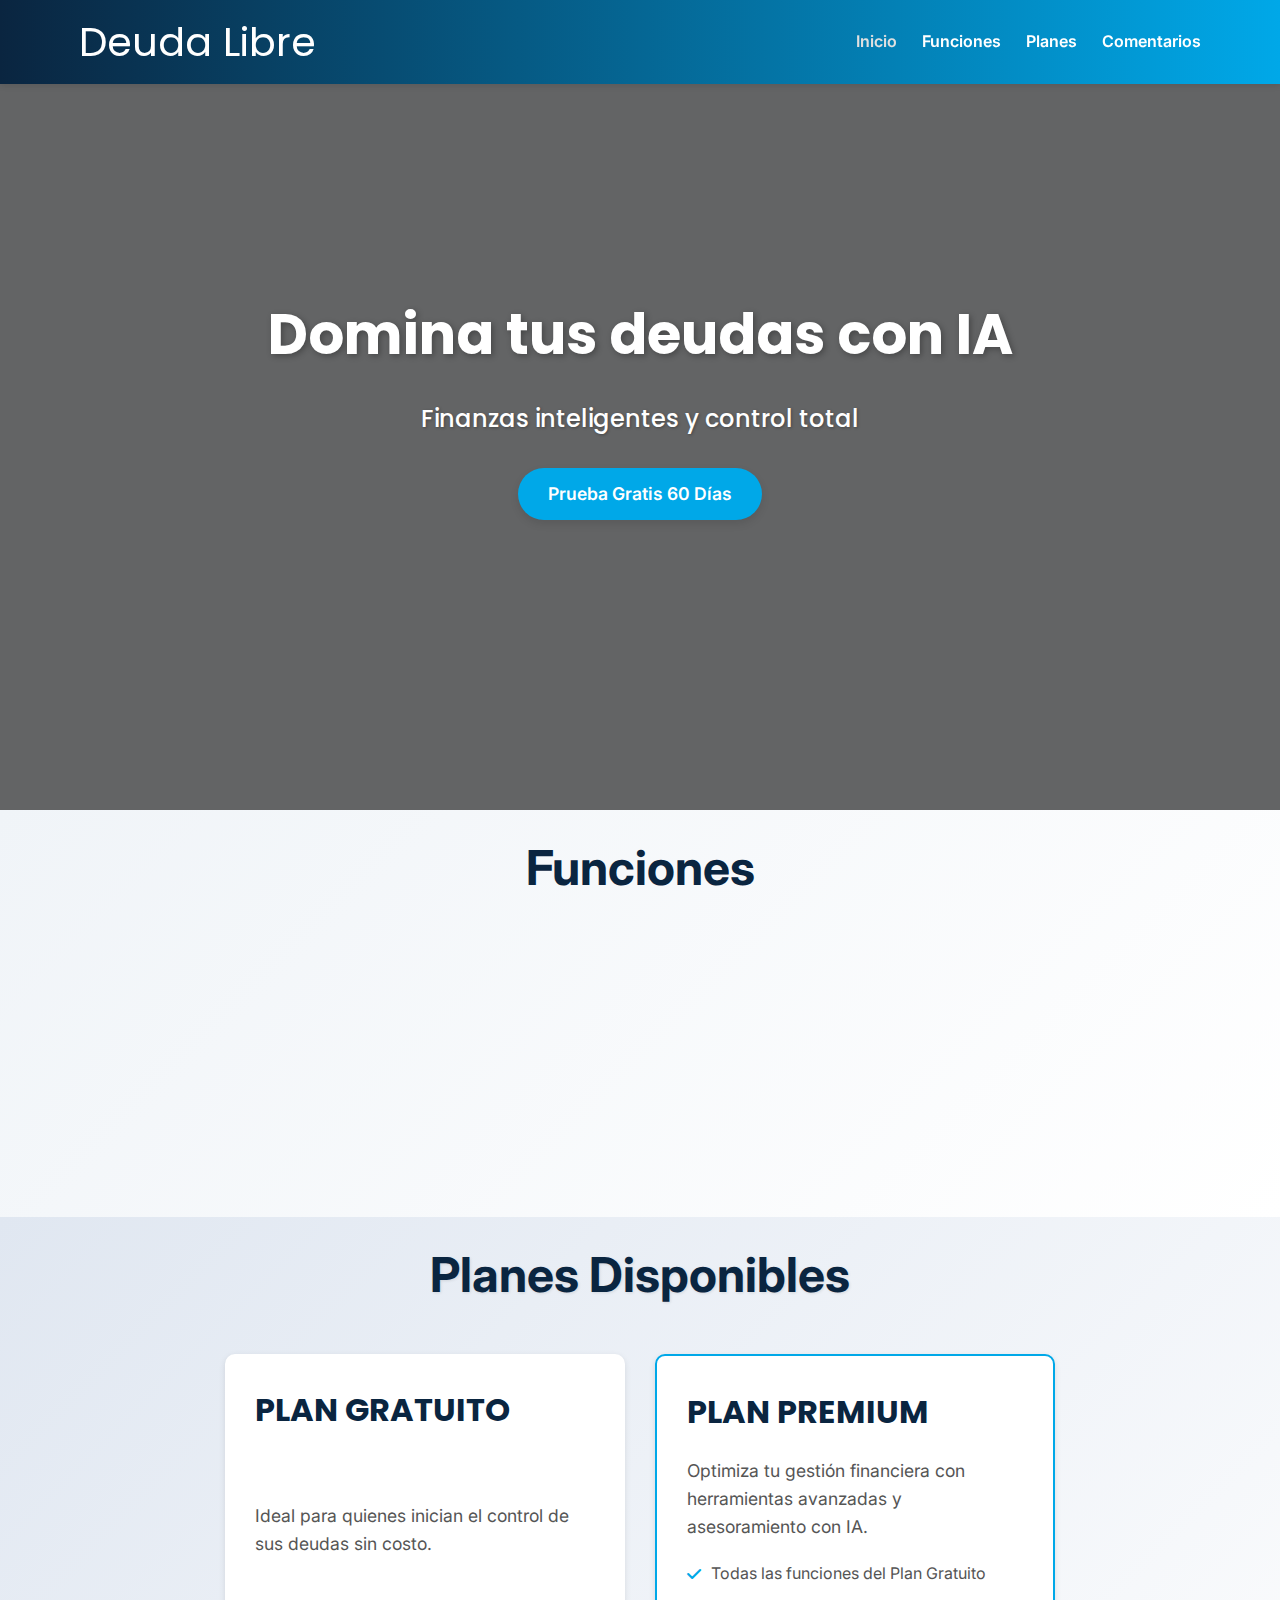
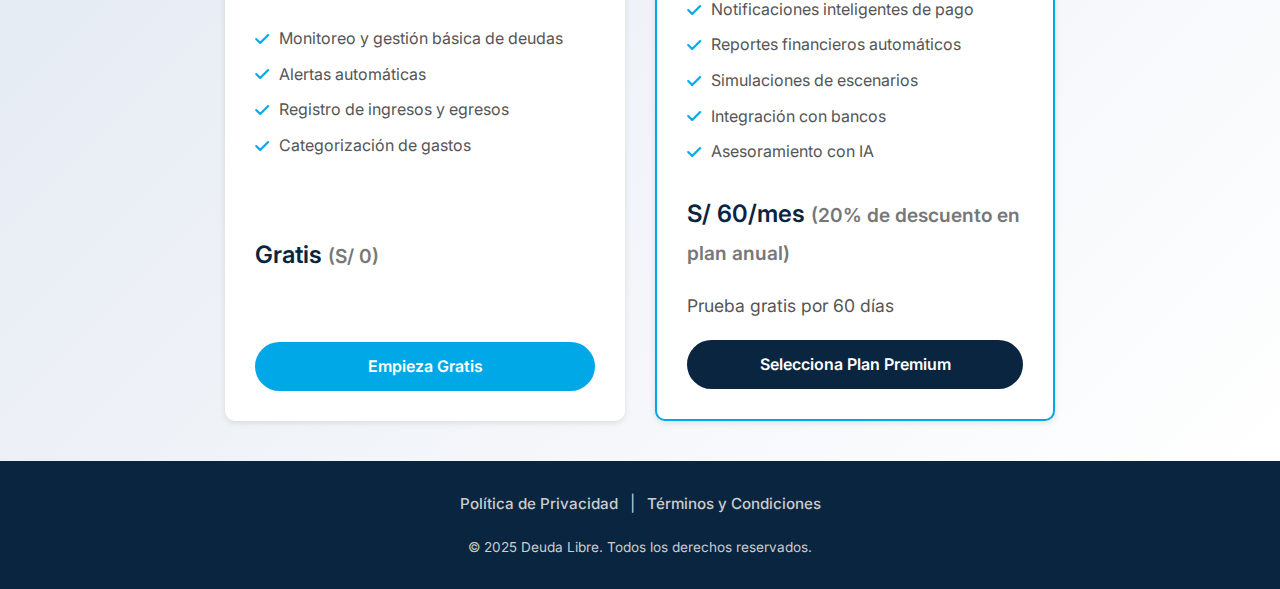
<file: index.html>
<!DOCTYPE html>
<html lang="es">
<head>
  <meta charset="UTF-8">
  <meta name="viewport" content="width=device-width, initial-scale=1">
  <title>Deuda Libre - Software Financiero Corporativo</title>
  <link rel="stylesheet" href="style.css">
  <!-- Google Fonts: Inter para el cuerpo y Poppins para encabezados especiales -->
  <link href="https://fonts.googleapis.com/css2?family=Inter:wght@400;600;700&family=Poppins:wght@700&display=swap" rel="stylesheet">
  <!-- Font Awesome para iconografía profesional -->
  <link rel="stylesheet" href="https://cdnjs.cloudflare.com/ajax/libs/font-awesome/6.4.0/css/all.min.css">
</head>
<body>
  <!-- Header -->
  <header id="main-header">
    <div class="container header-container">
      <div class="logo">
        <span>Deuda Libre</span>
      </div>
      <nav>
        <ul class="nav-links">
          <li><a href="#hero" class="active">Inicio</a></li>
          <li><a href="#features">Funciones</a></li>
          <li><a href="#plans">Planes</a></li>
          <!-- Enlace actualizado: testimonios pasa a Comentarios -->
          <li><a href="comentarios.html">Comentarios</a></li>
        </ul>
      </nav>
      <button class="menu-toggle" id="menu-toggle" aria-label="Abrir menú">
        <i class="fa-solid fa-bars"></i>
      </button>
    </div>
  </header>

  <!-- Hero Section -->
  <section id="hero" class="hero">
    <div class="hero-overlay"></div>
    <div class="container hero-content">
      <div class="hero-text">
        <!-- Se aplica la clase "hero-special" para usar la fuente Poppins -->
        <h1 class="hero-special">Domina tus deudas con IA</h1>
        <p class="hero-special">Finanzas inteligentes y control total</p>
        <!-- Botón modificado: redirige a registro.html?plan=gratuito -->
        <a href="registro.html?plan=gratuito" class="cta-button">Prueba Gratis 60 Días</a>
      </div>
    </div>
  </section>

  <!-- Sección de Funciones (Carrusel Horizontal Continuo) -->
  <section id="features" class="features">
    <div class="container">
      <h2>Funciones</h2>
      <!-- Panel del carrusel ajustado a la altura exacta del contenido -->
      <div class="features-scroll">
        <div class="features-grid">
          <div class="feature-item fade-in">
            <i class="fa-solid fa-chart-line feature-icon"></i>
            <h3>Monitoreo de Deudas</h3>
          </div>
          <div class="feature-item fade-in">
            <i class="fa-solid fa-calculator feature-icon"></i>
            <h3>Simulaciones</h3>
          </div>
          <div class="feature-item fade-in">
            <i class="fa-solid fa-bell feature-icon"></i>
            <h3>Alertas<br>Automáticas</h3>
          </div>
          <div class="feature-item fade-in">
            <i class="fa-solid fa-university feature-icon"></i>
            <h3>Integración Bancaria</h3>
          </div>
          <div class="feature-item fade-in">
            <i class="fa-solid fa-chart-pie feature-icon"></i>
            <h3>Reportes Financieros</h3>
          </div>
        </div>
      </div>
    </div>
  </section>

  <!-- Sección de Planes -->
  <section id="plans" class="plans">
    <div class="container">
      <h2>Planes Disponibles</h2>
      <div class="plans-cards">
        <!-- Plan Gratuito -->
        <div class="plan-card free-plan">
          <h3 class="special">Plan Gratuito</h3>
          <p>Ideal para quienes inician el control de sus deudas sin costo.</p>
          <ul class="plan-features">
            <li><i class="fa-solid fa-check"></i> Monitoreo y gestión básica de deudas</li>
            <li><i class="fa-solid fa-check"></i> Alertas automáticas</li>
            <li><i class="fa-solid fa-check"></i> Registro de ingresos y egresos</li>
            <li><i class="fa-solid fa-check"></i> Categorización de gastos</li>
          </ul>
          <div class="plan-price">
            <span>Gratis</span> <small>(S/ 0)</small>
          </div>
          <!-- Botón modificado: redirige a registro.html?plan=gratuito -->
          <a href="registro.html?plan=gratuito" class="plan-btn">Empieza Gratis</a>
        </div>
        <!-- Plan Premium -->
        <div class="plan-card premium-plan">
          <h3 class="special">Plan Premium</h3>
          <p>Optimiza tu gestión financiera con herramientas avanzadas y asesoramiento con IA.</p>
          <ul class="plan-features">
            <li><i class="fa-solid fa-check"></i> Todas las funciones del Plan Gratuito</li>
            <li><i class="fa-solid fa-check"></i> Notificaciones inteligentes de pago</li>
            <li><i class="fa-solid fa-check"></i> Reportes financieros automáticos</li>
            <li><i class="fa-solid fa-check"></i> Simulaciones de escenarios</li>
            <li><i class="fa-solid fa-check"></i> Integración con bancos</li>
            <li><i class="fa-solid fa-check"></i> Asesoramiento con IA</li>
          </ul>
          <div class="plan-price">
            <span>S/ 60/mes</span> <small>(20% de descuento en plan anual)</small>
          </div>
          <p class="plan-offer">Prueba gratis por 60 días</p>
          <!-- Botón modificado: redirige a registro.html?plan=premium -->
          <a href="registro.html?plan=premium" class="plan-btn premium">Selecciona Plan Premium</a>
        </div>
      </div>
    </div>
  </section>

  <!-- Footer -->
  <footer id="footer">
    <div class="container footer-container">
      <div class="footer-links">
        <a href="#privacy">Política de Privacidad</a> |
        <a href="#terms">Términos y Condiciones</a>
      </div>
      <p class="copyright">
        &copy; 2025 Deuda Libre. Todos los derechos reservados.
      </p>
    </div>
  </footer>

  <script src="script.js"></script>
</body>
</html>
</file>
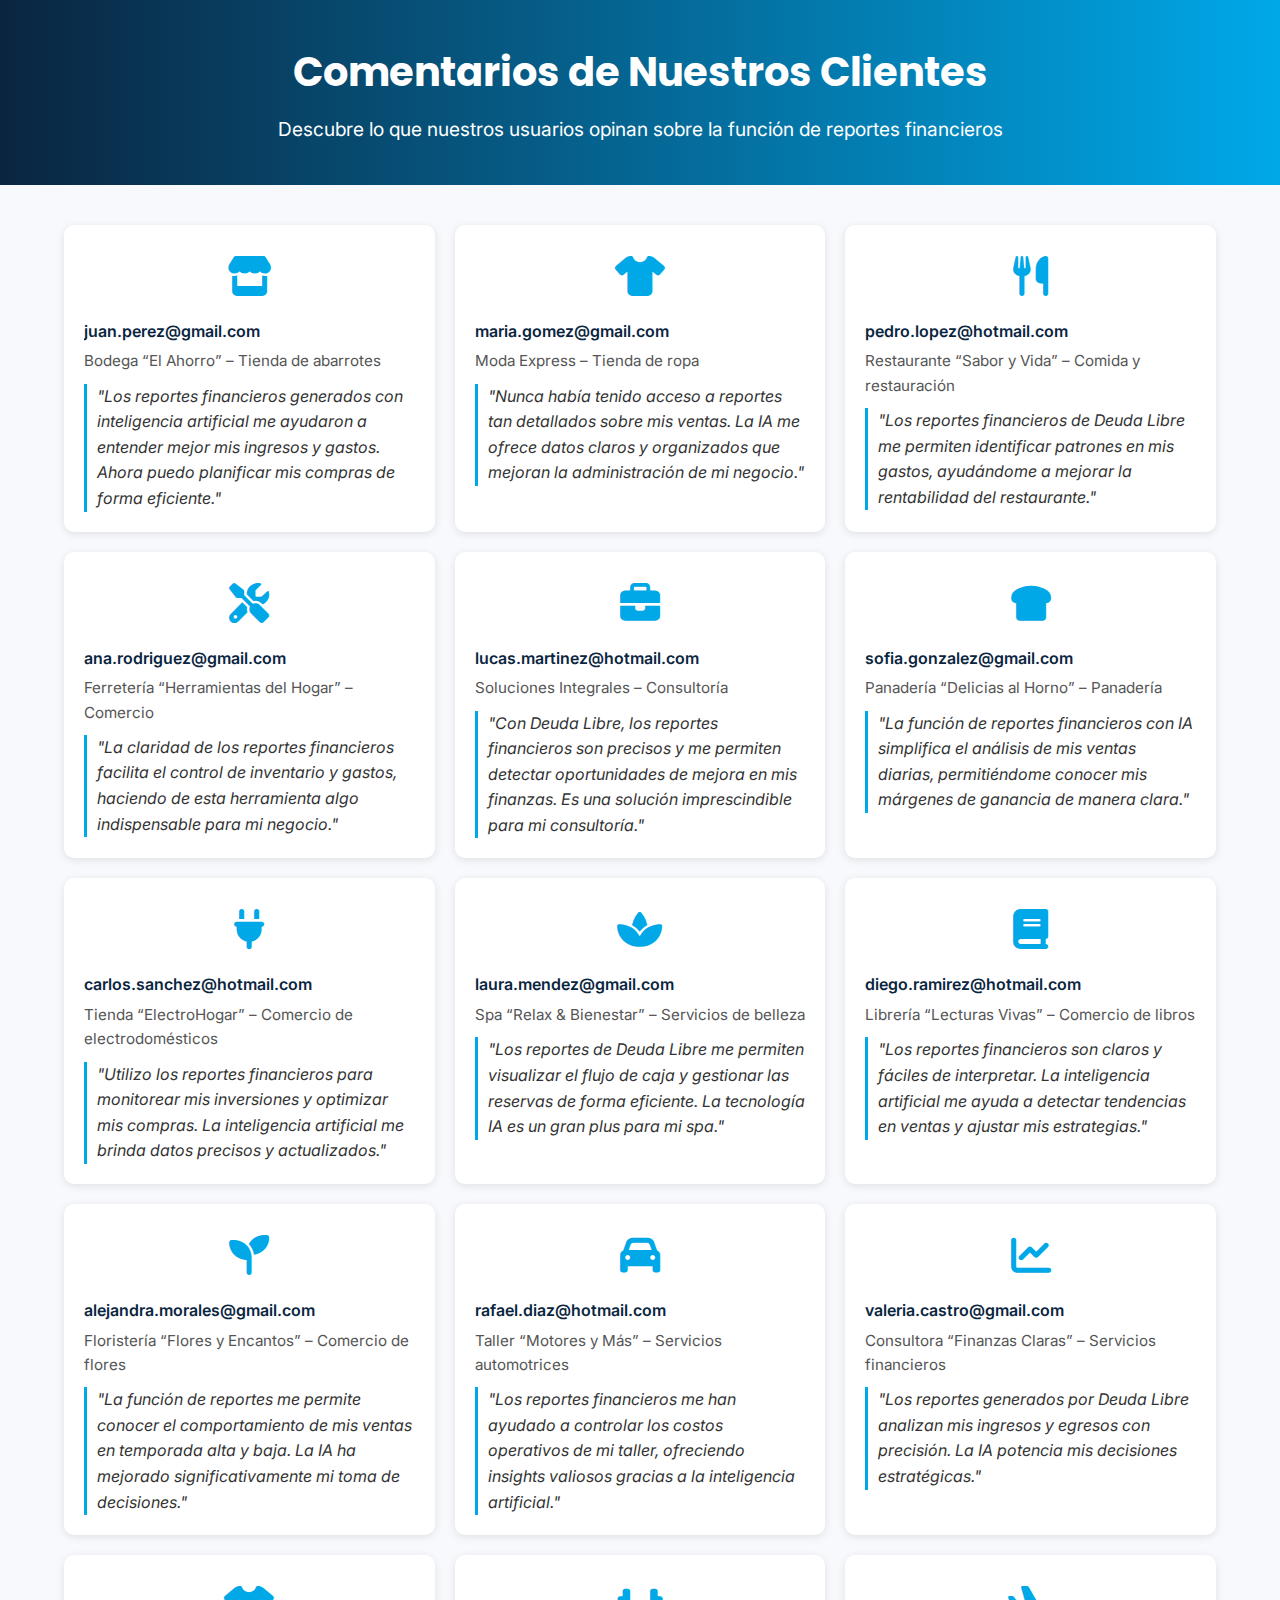
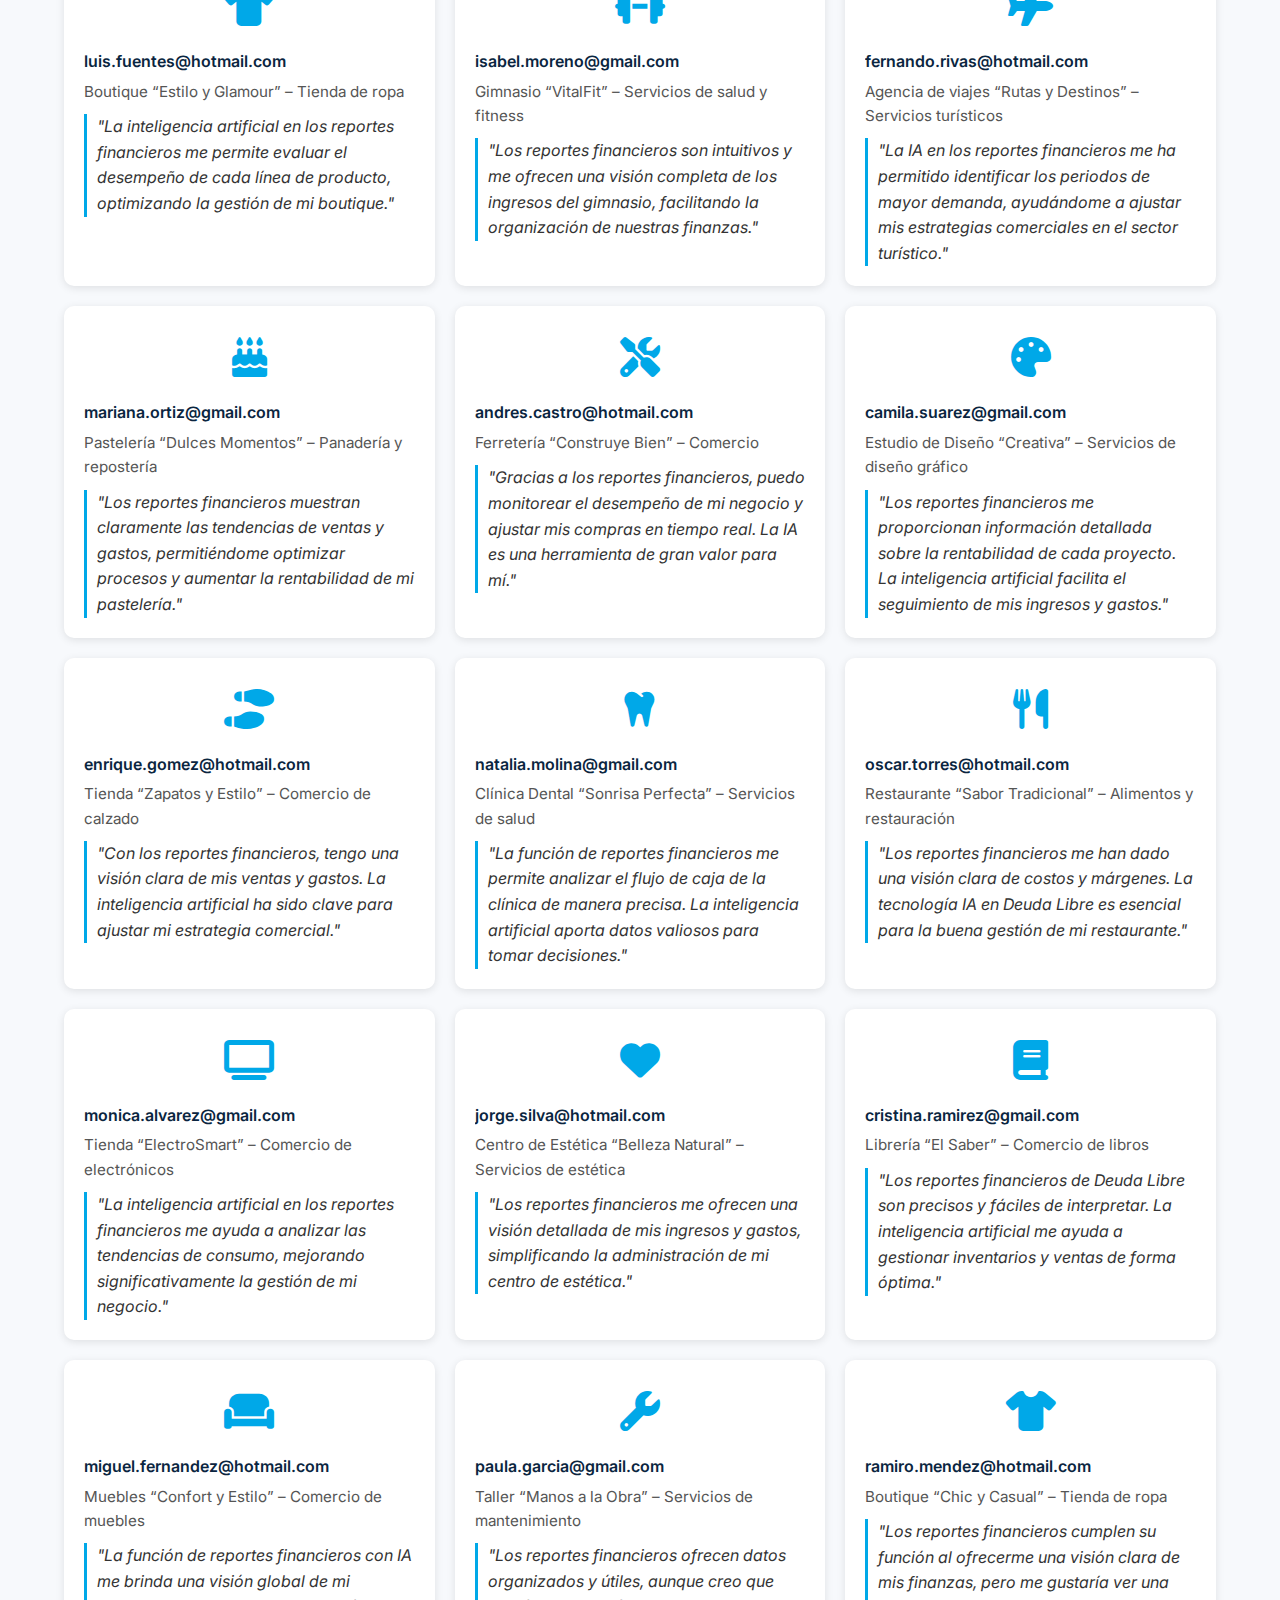
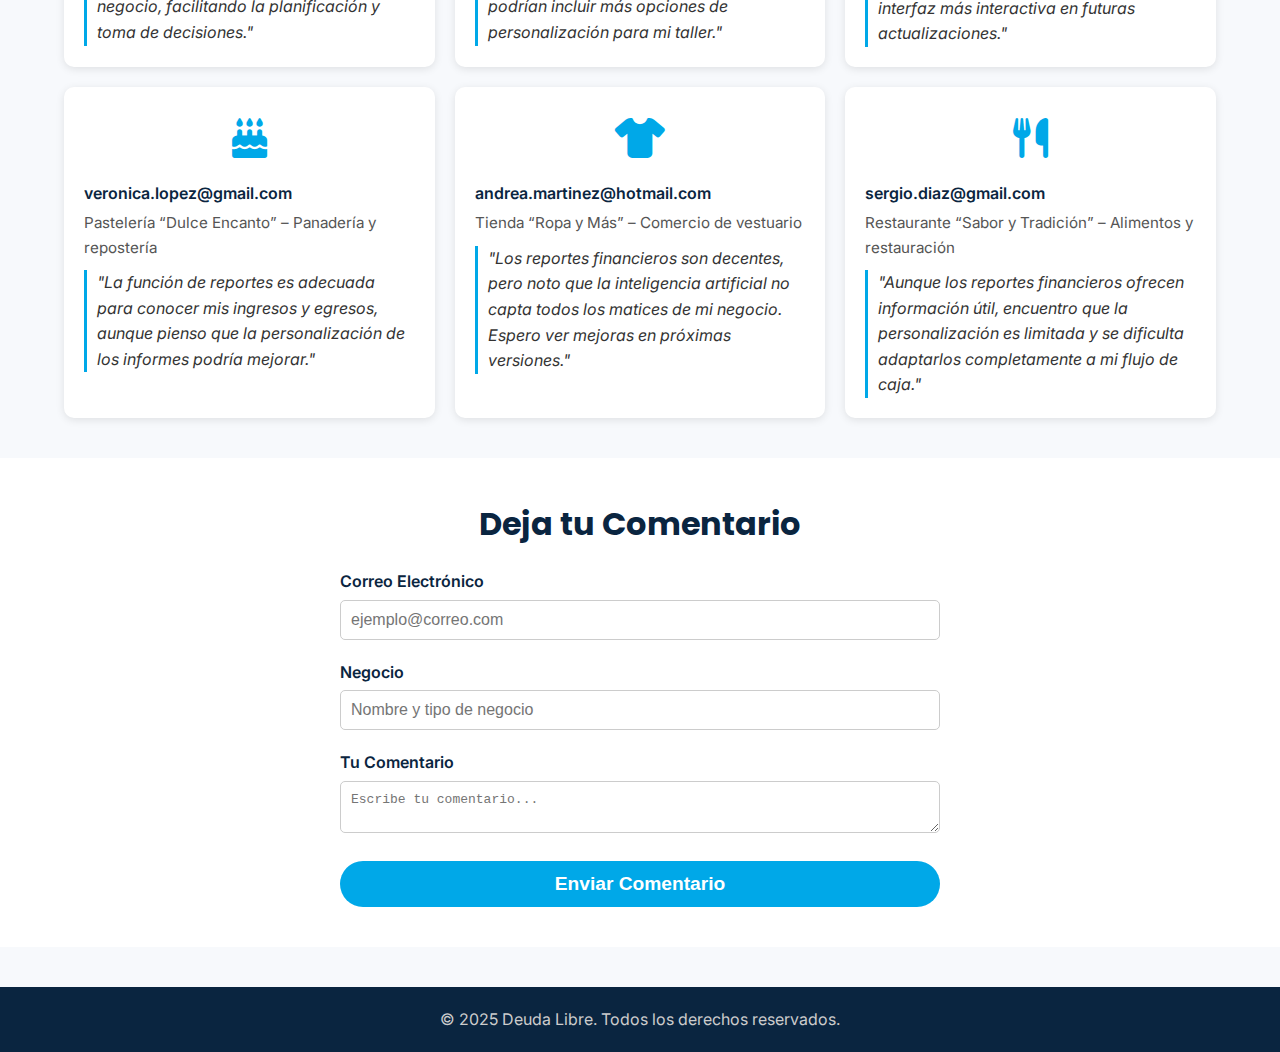
<file: comentarios.html>
<!DOCTYPE html>
<html lang="es">
<head>
  <meta charset="UTF-8">
  <meta name="viewport" content="width=device-width, initial-scale=1">
  <title>Comentarios - Deuda Libre</title>
  <!-- Google Fonts: Inter y Poppins -->
  <link href="https://fonts.googleapis.com/css2?family=Inter:wght@400;600;700&family=Poppins:wght@700&display=swap" rel="stylesheet">
  <!-- Font Awesome -->
  <link rel="stylesheet" href="https://cdnjs.cloudflare.com/ajax/libs/font-awesome/6.4.0/css/all.min.css">
  <!-- Archivo CSS para Comentarios -->
  <link rel="stylesheet" href="comentarios.css">
</head>
<body>
  <!-- Header de Comentarios -->
  <header class="comentarios-header">
    <div class="container">
      <h1>Comentarios de Nuestros Clientes</h1>
      <p>Descubre lo que nuestros usuarios opinan sobre la función de reportes financieros</p>
    </div>
  </header>
  
  <main>
    <!-- Sección: Listado de Comentarios -->
    <section class="comentarios-listado">
      <div class="container">
        <div class="comentarios-grid">
          <!-- Comentario 1 -->
          <div class="comentario-card">
            <div class="comentario-icon">
              <i class="fa-solid fa-store"></i>
            </div>
            <div class="comentario-content">
              <p class="comentario-email">juan.perez@gmail.com</p>
              <p class="comentario-business">Bodega “El Ahorro” – Tienda de abarrotes</p>
              <blockquote>"Los reportes financieros generados con inteligencia artificial me ayudaron a entender mejor mis ingresos y gastos. Ahora puedo planificar mis compras de forma eficiente."</blockquote>
            </div>
          </div>
          <!-- Comentario 2 -->
          <div class="comentario-card">
            <div class="comentario-icon">
              <i class="fa-solid fa-tshirt"></i>
            </div>
            <div class="comentario-content">
              <p class="comentario-email">maria.gomez@gmail.com</p>
              <p class="comentario-business">Moda Express – Tienda de ropa</p>
              <blockquote>"Nunca había tenido acceso a reportes tan detallados sobre mis ventas. La IA me ofrece datos claros y organizados que mejoran la administración de mi negocio."</blockquote>
            </div>
          </div>
          <!-- Comentario 3 -->
          <div class="comentario-card">
            <div class="comentario-icon">
              <i class="fa-solid fa-utensils"></i>
            </div>
            <div class="comentario-content">
              <p class="comentario-email">pedro.lopez@hotmail.com</p>
              <p class="comentario-business">Restaurante “Sabor y Vida” – Comida y restauración</p>
              <blockquote>"Los reportes financieros de Deuda Libre me permiten identificar patrones en mis gastos, ayudándome a mejorar la rentabilidad del restaurante."</blockquote>
            </div>
          </div>
          <!-- Comentario 4 -->
          <div class="comentario-card">
            <div class="comentario-icon">
              <i class="fa-solid fa-tools"></i>
            </div>
            <div class="comentario-content">
              <p class="comentario-email">ana.rodriguez@gmail.com</p>
              <p class="comentario-business">Ferretería “Herramientas del Hogar” – Comercio</p>
              <blockquote>"La claridad de los reportes financieros facilita el control de inventario y gastos, haciendo de esta herramienta algo indispensable para mi negocio."</blockquote>
            </div>
          </div>
          <!-- Comentario 5 -->
          <div class="comentario-card">
            <div class="comentario-icon">
              <i class="fa-solid fa-briefcase"></i>
            </div>
            <div class="comentario-content">
              <p class="comentario-email">lucas.martinez@hotmail.com</p>
              <p class="comentario-business">Soluciones Integrales – Consultoría</p>
              <blockquote>"Con Deuda Libre, los reportes financieros son precisos y me permiten detectar oportunidades de mejora en mis finanzas. Es una solución imprescindible para mi consultoría."</blockquote>
            </div>
          </div>
          <!-- Comentario 6 -->
          <div class="comentario-card">
            <div class="comentario-icon">
              <i class="fa-solid fa-bread-slice"></i>
            </div>
            <div class="comentario-content">
              <p class="comentario-email">sofia.gonzalez@gmail.com</p>
              <p class="comentario-business">Panadería “Delicias al Horno” – Panadería</p>
              <blockquote>"La función de reportes financieros con IA simplifica el análisis de mis ventas diarias, permitiéndome conocer mis márgenes de ganancia de manera clara."</blockquote>
            </div>
          </div>
          <!-- Comentario 7 -->
          <div class="comentario-card">
            <div class="comentario-icon">
              <i class="fa-solid fa-plug"></i>
            </div>
            <div class="comentario-content">
              <p class="comentario-email">carlos.sanchez@hotmail.com</p>
              <p class="comentario-business">Tienda “ElectroHogar” – Comercio de electrodomésticos</p>
              <blockquote>"Utilizo los reportes financieros para monitorear mis inversiones y optimizar mis compras. La inteligencia artificial me brinda datos precisos y actualizados."</blockquote>
            </div>
          </div>
          <!-- Comentario 8 -->
          <div class="comentario-card">
            <div class="comentario-icon">
              <i class="fa-solid fa-spa"></i>
            </div>
            <div class="comentario-content">
              <p class="comentario-email">laura.mendez@gmail.com</p>
              <p class="comentario-business">Spa “Relax & Bienestar” – Servicios de belleza</p>
              <blockquote>"Los reportes de Deuda Libre me permiten visualizar el flujo de caja y gestionar las reservas de forma eficiente. La tecnología IA es un gran plus para mi spa."</blockquote>
            </div>
          </div>
          <!-- Comentario 9 -->
          <div class="comentario-card">
            <div class="comentario-icon">
              <i class="fa-solid fa-book"></i>
            </div>
            <div class="comentario-content">
              <p class="comentario-email">diego.ramirez@hotmail.com</p>
              <p class="comentario-business">Librería “Lecturas Vivas” – Comercio de libros</p>
              <blockquote>"Los reportes financieros son claros y fáciles de interpretar. La inteligencia artificial me ayuda a detectar tendencias en ventas y ajustar mis estrategias."</blockquote>
            </div>
          </div>
          <!-- Comentario 10 -->
          <div class="comentario-card">
            <div class="comentario-icon">
              <i class="fa-solid fa-seedling"></i>
            </div>
            <div class="comentario-content">
              <p class="comentario-email">alejandra.morales@gmail.com</p>
              <p class="comentario-business">Floristería “Flores y Encantos” – Comercio de flores</p>
              <blockquote>"La función de reportes me permite conocer el comportamiento de mis ventas en temporada alta y baja. La IA ha mejorado significativamente mi toma de decisiones."</blockquote>
            </div>
          </div>
          <!-- Comentario 11 -->
          <div class="comentario-card">
            <div class="comentario-icon">
              <i class="fa-solid fa-car"></i>
            </div>
            <div class="comentario-content">
              <p class="comentario-email">rafael.diaz@hotmail.com</p>
              <p class="comentario-business">Taller “Motores y Más” – Servicios automotrices</p>
              <blockquote>"Los reportes financieros me han ayudado a controlar los costos operativos de mi taller, ofreciendo insights valiosos gracias a la inteligencia artificial."</blockquote>
            </div>
          </div>
          <!-- Comentario 12 -->
          <div class="comentario-card">
            <div class="comentario-icon">
              <i class="fa-solid fa-chart-line"></i>
            </div>
            <div class="comentario-content">
              <p class="comentario-email">valeria.castro@gmail.com</p>
              <p class="comentario-business">Consultora “Finanzas Claras” – Servicios financieros</p>
              <blockquote>"Los reportes generados por Deuda Libre analizan mis ingresos y egresos con precisión. La IA potencia mis decisiones estratégicas."</blockquote>
            </div>
          </div>
          <!-- Comentario 13 -->
          <div class="comentario-card">
            <div class="comentario-icon">
              <i class="fa-solid fa-tshirt"></i>
            </div>
            <div class="comentario-content">
              <p class="comentario-email">luis.fuentes@hotmail.com</p>
              <p class="comentario-business">Boutique “Estilo y Glamour” – Tienda de ropa</p>
              <blockquote>"La inteligencia artificial en los reportes financieros me permite evaluar el desempeño de cada línea de producto, optimizando la gestión de mi boutique."</blockquote>
            </div>
          </div>
          <!-- Comentario 14 -->
          <div class="comentario-card">
            <div class="comentario-icon">
              <i class="fa-solid fa-dumbbell"></i>
            </div>
            <div class="comentario-content">
              <p class="comentario-email">isabel.moreno@gmail.com</p>
              <p class="comentario-business">Gimnasio “VitalFit” – Servicios de salud y fitness</p>
              <blockquote>"Los reportes financieros son intuitivos y me ofrecen una visión completa de los ingresos del gimnasio, facilitando la organización de nuestras finanzas."</blockquote>
            </div>
          </div>
          <!-- Comentario 15 -->
          <div class="comentario-card">
            <div class="comentario-icon">
              <i class="fa-solid fa-plane"></i>
            </div>
            <div class="comentario-content">
              <p class="comentario-email">fernando.rivas@hotmail.com</p>
              <p class="comentario-business">Agencia de viajes “Rutas y Destinos” – Servicios turísticos</p>
              <blockquote>"La IA en los reportes financieros me ha permitido identificar los periodos de mayor demanda, ayudándome a ajustar mis estrategias comerciales en el sector turístico."</blockquote>
            </div>
          </div>
          <!-- Comentario 16 -->
          <div class="comentario-card">
            <div class="comentario-icon">
              <i class="fa-solid fa-birthday-cake"></i>
            </div>
            <div class="comentario-content">
              <p class="comentario-email">mariana.ortiz@gmail.com</p>
              <p class="comentario-business">Pastelería “Dulces Momentos” – Panadería y repostería</p>
              <blockquote>"Los reportes financieros muestran claramente las tendencias de ventas y gastos, permitiéndome optimizar procesos y aumentar la rentabilidad de mi pastelería."</blockquote>
            </div>
          </div>
          <!-- Comentario 17 -->
          <div class="comentario-card">
            <div class="comentario-icon">
              <i class="fa-solid fa-tools"></i>
            </div>
            <div class="comentario-content">
              <p class="comentario-email">andres.castro@hotmail.com</p>
              <p class="comentario-business">Ferretería “Construye Bien” – Comercio</p>
              <blockquote>"Gracias a los reportes financieros, puedo monitorear el desempeño de mi negocio y ajustar mis compras en tiempo real. La IA es una herramienta de gran valor para mí."</blockquote>
            </div>
          </div>
          <!-- Comentario 18 -->
          <div class="comentario-card">
            <div class="comentario-icon">
              <i class="fa-solid fa-palette"></i>
            </div>
            <div class="comentario-content">
              <p class="comentario-email">camila.suarez@gmail.com</p>
              <p class="comentario-business">Estudio de Diseño “Creativa” – Servicios de diseño gráfico</p>
              <blockquote>"Los reportes financieros me proporcionan información detallada sobre la rentabilidad de cada proyecto. La inteligencia artificial facilita el seguimiento de mis ingresos y gastos."</blockquote>
            </div>
          </div>
          <!-- Comentario 19 -->
          <div class="comentario-card">
            <div class="comentario-icon">
              <i class="fa-solid fa-shoe-prints"></i>
            </div>
            <div class="comentario-content">
              <p class="comentario-email">enrique.gomez@hotmail.com</p>
              <p class="comentario-business">Tienda “Zapatos y Estilo” – Comercio de calzado</p>
              <blockquote>"Con los reportes financieros, tengo una visión clara de mis ventas y gastos. La inteligencia artificial ha sido clave para ajustar mi estrategia comercial."</blockquote>
            </div>
          </div>
          <!-- Comentario 20 -->
          <div class="comentario-card">
            <div class="comentario-icon">
              <i class="fa-solid fa-tooth"></i>
            </div>
            <div class="comentario-content">
              <p class="comentario-email">natalia.molina@gmail.com</p>
              <p class="comentario-business">Clínica Dental “Sonrisa Perfecta” – Servicios de salud</p>
              <blockquote>"La función de reportes financieros me permite analizar el flujo de caja de la clínica de manera precisa. La inteligencia artificial aporta datos valiosos para tomar decisiones."</blockquote>
            </div>
          </div>
          <!-- Comentario 21 -->
          <div class="comentario-card">
            <div class="comentario-icon">
              <i class="fa-solid fa-utensils"></i>
            </div>
            <div class="comentario-content">
              <p class="comentario-email">oscar.torres@hotmail.com</p>
              <p class="comentario-business">Restaurante “Sabor Tradicional” – Alimentos y restauración</p>
              <blockquote>"Los reportes financieros me han dado una visión clara de costos y márgenes. La tecnología IA en Deuda Libre es esencial para la buena gestión de mi restaurante."</blockquote>
            </div>
          </div>
          <!-- Comentario 22 -->
          <div class="comentario-card">
            <div class="comentario-icon">
              <i class="fa-solid fa-tv"></i>
            </div>
            <div class="comentario-content">
              <p class="comentario-email">monica.alvarez@gmail.com</p>
              <p class="comentario-business">Tienda “ElectroSmart” – Comercio de electrónicos</p>
              <blockquote>"La inteligencia artificial en los reportes financieros me ayuda a analizar las tendencias de consumo, mejorando significativamente la gestión de mi negocio."</blockquote>
            </div>
          </div>
          <!-- Comentario 23 -->
          <div class="comentario-card">
            <div class="comentario-icon">
              <i class="fa-solid fa-heart"></i>
            </div>
            <div class="comentario-content">
              <p class="comentario-email">jorge.silva@hotmail.com</p>
              <p class="comentario-business">Centro de Estética “Belleza Natural” – Servicios de estética</p>
              <blockquote>"Los reportes financieros me ofrecen una visión detallada de mis ingresos y gastos, simplificando la administración de mi centro de estética."</blockquote>
            </div>
          </div>
          <!-- Comentario 24 -->
          <div class="comentario-card">
            <div class="comentario-icon">
              <i class="fa-solid fa-book"></i>
            </div>
            <div class="comentario-content">
              <p class="comentario-email">cristina.ramirez@gmail.com</p>
              <p class="comentario-business">Librería “El Saber” – Comercio de libros</p>
              <blockquote>"Los reportes financieros de Deuda Libre son precisos y fáciles de interpretar. La inteligencia artificial me ayuda a gestionar inventarios y ventas de forma óptima."</blockquote>
            </div>
          </div>
          <!-- Comentario 25 -->
          <div class="comentario-card">
            <div class="comentario-icon">
              <i class="fa-solid fa-couch"></i>
            </div>
            <div class="comentario-content">
              <p class="comentario-email">miguel.fernandez@hotmail.com</p>
              <p class="comentario-business">Muebles “Confort y Estilo” – Comercio de muebles</p>
              <blockquote>"La función de reportes financieros con IA me brinda una visión global de mi negocio, facilitando la planificación y toma de decisiones."</blockquote>
            </div>
          </div>
          <!-- Comentario 26 -->
          <div class="comentario-card">
            <div class="comentario-icon">
              <i class="fa-solid fa-wrench"></i>
            </div>
            <div class="comentario-content">
              <p class="comentario-email">paula.garcia@gmail.com</p>
              <p class="comentario-business">Taller “Manos a la Obra” – Servicios de mantenimiento</p>
              <blockquote>"Los reportes financieros ofrecen datos organizados y útiles, aunque creo que podrían incluir más opciones de personalización para mi taller."</blockquote>
            </div>
          </div>
          <!-- Comentario 27 -->
          <div class="comentario-card">
            <div class="comentario-icon">
              <i class="fa-solid fa-tshirt"></i>
            </div>
            <div class="comentario-content">
              <p class="comentario-email">ramiro.mendez@hotmail.com</p>
              <p class="comentario-business">Boutique “Chic y Casual” – Tienda de ropa</p>
              <blockquote>"Los reportes financieros cumplen su función al ofrecerme una visión clara de mis finanzas, pero me gustaría ver una interfaz más interactiva en futuras actualizaciones."</blockquote>
            </div>
          </div>
          <!-- Comentario 28 -->
          <div class="comentario-card">
            <div class="comentario-icon">
              <i class="fa-solid fa-birthday-cake"></i>
            </div>
            <div class="comentario-content">
              <p class="comentario-email">veronica.lopez@gmail.com</p>
              <p class="comentario-business">Pastelería “Dulce Encanto” – Panadería y repostería</p>
              <blockquote>"La función de reportes es adecuada para conocer mis ingresos y egresos, aunque pienso que la personalización de los informes podría mejorar."</blockquote>
            </div>
          </div>
          <!-- Comentario 29 -->
          <div class="comentario-card">
            <div class="comentario-icon">
              <i class="fa-solid fa-tshirt"></i>
            </div>
            <div class="comentario-content">
              <p class="comentario-email">andrea.martinez@hotmail.com</p>
              <p class="comentario-business">Tienda “Ropa y Más” – Comercio de vestuario</p>
              <blockquote>"Los reportes financieros son decentes, pero noto que la inteligencia artificial no capta todos los matices de mi negocio. Espero ver mejoras en próximas versiones."</blockquote>
            </div>
          </div>
          <!-- Comentario 30 -->
          <div class="comentario-card">
            <div class="comentario-icon">
              <i class="fa-solid fa-utensils"></i>
            </div>
            <div class="comentario-content">
              <p class="comentario-email">sergio.diaz@gmail.com</p>
              <p class="comentario-business">Restaurante “Sabor y Tradición” – Alimentos y restauración</p>
              <blockquote>"Aunque los reportes financieros ofrecen información útil, encuentro que la personalización es limitada y se dificulta adaptarlos completamente a mi flujo de caja."</blockquote>
            </div>
          </div>
        </div>
      </div>
    </section>
    
    <!-- Sección: Envío de Comentario -->
    <section class="enviar-comentario">
      <div class="container">
        <h2>Deja tu Comentario</h2>
        <form action="process_testimonio.php" method="post" class="comentario-form">
          <div class="form-group">
            <label for="correo">Correo Electrónico</label>
            <input type="email" id="correo" name="correo" placeholder="ejemplo@correo.com" required>
          </div>
          <div class="form-group">
            <label for="negocio">Negocio</label>
            <input type="text" id="negocio" name="negocio" placeholder="Nombre y tipo de negocio" required>
          </div>
          <div class="form-group">
            <label for="mensaje">Tu Comentario</label>
            <textarea id="mensaje" name="mensaje" placeholder="Escribe tu comentario..." required></textarea>
          </div>
          <button type="submit" class="btn-submit">Enviar Comentario</button>
        </form>
      </div>
    </section>
    
  </main>
  
  <footer>
    <div class="container">
      <p>&copy; 2025 Deuda Libre. Todos los derechos reservados.</p>
    </div>
  </footer>
  
  <script src="comentarios.js"></script>
</body>
</html>
</file>
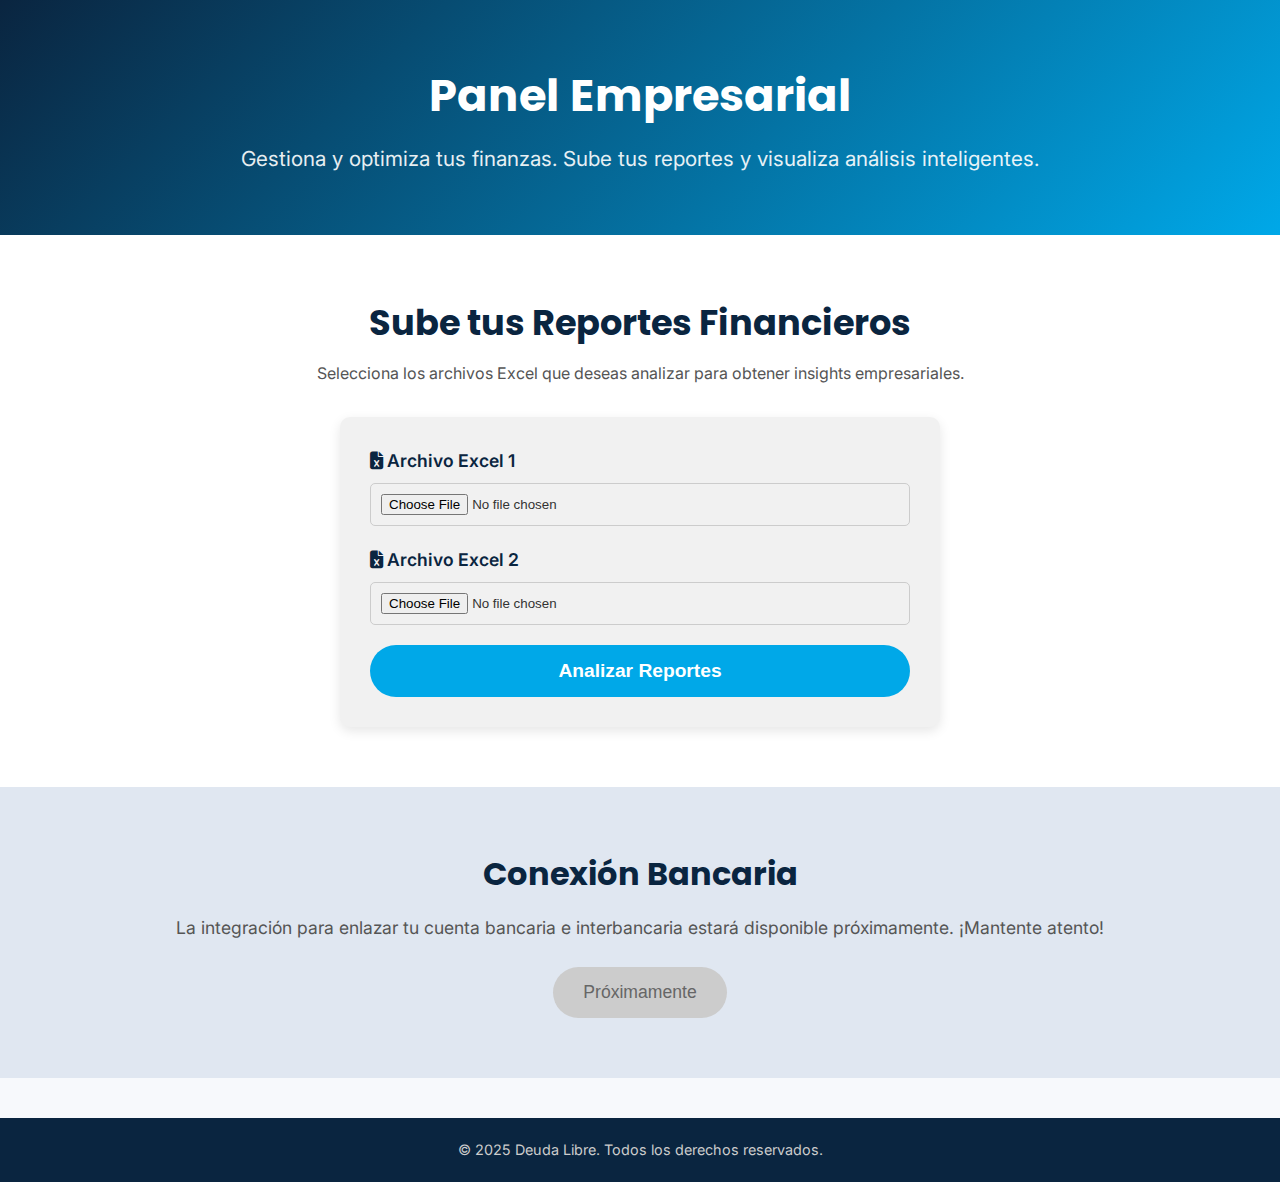
<file: dashboard.html>
<!DOCTYPE html>
<html lang="es">
<head>
  <meta charset="UTF-8">
  <meta name="viewport" content="width=device-width, initial-scale=1">
  <title>Panel Empresarial - Deuda Libre</title>
  <!-- Google Fonts: Inter y Poppins -->
  <link href="https://fonts.googleapis.com/css2?family=Inter:wght@400;600;700&family=Poppins:wght@700&display=swap" rel="stylesheet">
  <!-- Font Awesome -->
  <link rel="stylesheet" href="https://cdnjs.cloudflare.com/ajax/libs/font-awesome/6.4.0/css/all.min.css">
  <!-- CSS para el panel -->
  <link rel="stylesheet" href="dashboard.css">
</head>
<body>
  <!-- Encabezado -->
  <header class="dashboard-header">
    <div class="container">
      <h1>Panel Empresarial</h1>
      <p>Gestiona y optimiza tus finanzas. Sube tus reportes y visualiza análisis inteligentes.</p>
    </div>
  </header>

  <!-- Contenido principal -->
  <main>
    <!-- Sección para subir archivos Excel -->
    <section class="upload-section">
      <div class="container">
        <h2>Sube tus Reportes Financieros</h2>
        <p>Selecciona los archivos Excel que deseas analizar para obtener insights empresariales.</p>
        <form id="excel-form">
          <div class="form-group">
            <label for="excel1"><i class="fa-solid fa-file-excel"></i> Archivo Excel 1</label>
            <input type="file" id="excel1" name="excel1" accept=".xls,.xlsx" required>
          </div>
          <div class="form-group">
            <label for="excel2"><i class="fa-solid fa-file-excel"></i> Archivo Excel 2</label>
            <input type="file" id="excel2" name="excel2" accept=".xls,.xlsx" required>
          </div>
          <button type="submit" class="btn-analyze">Analizar Reportes</button>
        </form>
      </div>
    </section>

    <!-- Sección para conexión bancaria (próximamente) -->
    <section class="coming-soon">
      <div class="container">
        <h2>Conexión Bancaria</h2>
        <p>La integración para enlazar tu cuenta bancaria e interbancaria estará disponible próximamente. ¡Mantente atento!</p>
        <button class="btn-disabled" disabled>Próximamente</button>
      </div>
    </section>
  </main>

  <!-- Pie de página -->
  <footer>
    <div class="container">
      <p>&copy; 2025 Deuda Libre. Todos los derechos reservados.</p>
    </div>
  </footer>

  <!-- JavaScript para interacciones -->
  <script src="dashboard.js"></script>
</body>
</html>
</file>
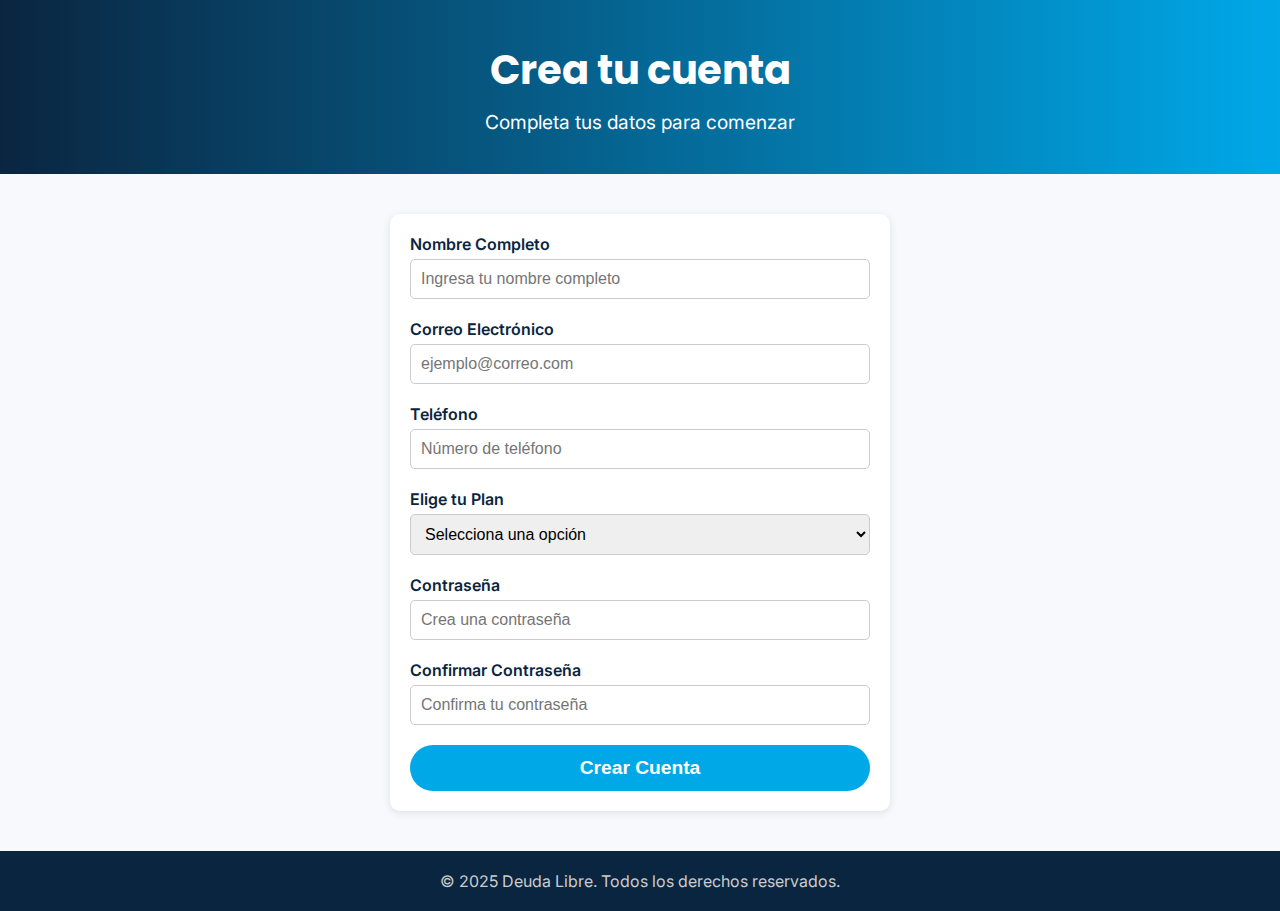
<file: registro.html>
<!DOCTYPE html>
<html lang="es">
<head>
  <meta charset="UTF-8">
  <meta name="viewport" content="width=device-width, initial-scale=1">
  <title>Crear Cuenta - Deuda Libre</title>
  <!-- Google Fonts: Inter para el cuerpo y Poppins para encabezados -->
  <link href="https://fonts.googleapis.com/css2?family=Inter:wght@400;600;700&family=Poppins:wght@700&display=swap" rel="stylesheet">
  <!-- Font Awesome (opcional) -->
  <link rel="stylesheet" href="https://cdnjs.cloudflare.com/ajax/libs/font-awesome/6.4.0/css/all.min.css">
  <!-- Archivo CSS para esta página -->
  <link rel="stylesheet" href="registro.css">
</head>
<body>
  <!-- Header de la página de registro -->
  <header class="registro-header">
    <div class="container">
      <h1>Crea tu cuenta</h1>
      <p>Completa tus datos para comenzar</p>
    </div>
  </header>

  <!-- Sección principal con el formulario (sin validación, solo para visualización) -->
  <main>
    <div class="form-container">
      <form class="subscription-form">
        <div class="form-group">
          <label for="nombre">Nombre Completo</label>
          <input type="text" id="nombre" name="nombre" placeholder="Ingresa tu nombre completo">
        </div>
        <div class="form-group">
          <label for="email">Correo Electrónico</label>
          <input type="email" id="email" name="email" placeholder="ejemplo@correo.com">
        </div>
        <div class="form-group">
          <label for="telefono">Teléfono</label>
          <input type="tel" id="telefono" name="telefono" placeholder="Número de teléfono">
        </div>
        <div class="form-group">
          <label for="plan">Elige tu Plan</label>
          <select id="plan" name="plan">
            <option value="">Selecciona una opción</option>
            <option value="gratuito">Plan Gratuito</option>
            <option value="premium">Plan Premium</option>
          </select>
        </div>
        <div class="form-group">
          <label for="password">Contraseña</label>
          <input type="password" id="password" name="password" placeholder="Crea una contraseña">
        </div>
        <div class="form-group">
          <label for="confirm_password">Confirmar Contraseña</label>
          <input type="password" id="confirm_password" name="confirm_password" placeholder="Confirma tu contraseña">
        </div>
        <!-- Botón de tipo "button" que redirige al hacer clic -->
        <button type="button" class="btn-submit" id="crear-cuenta">Crear Cuenta</button>
      </form>
    </div>
  </main>

  <!-- Footer -->
  <footer>
    <div class="container">
      <p>&copy; 2025 Deuda Libre. Todos los derechos reservados.</p>
    </div>
  </footer>

  <!-- JavaScript para redirigir sin necesidad de completar el formulario -->
  <script>
    document.getElementById('crear-cuenta').addEventListener('click', function() {
      window.location.href = 'dashboard.html';
    });
  </script>
</body>
</html>
</file>
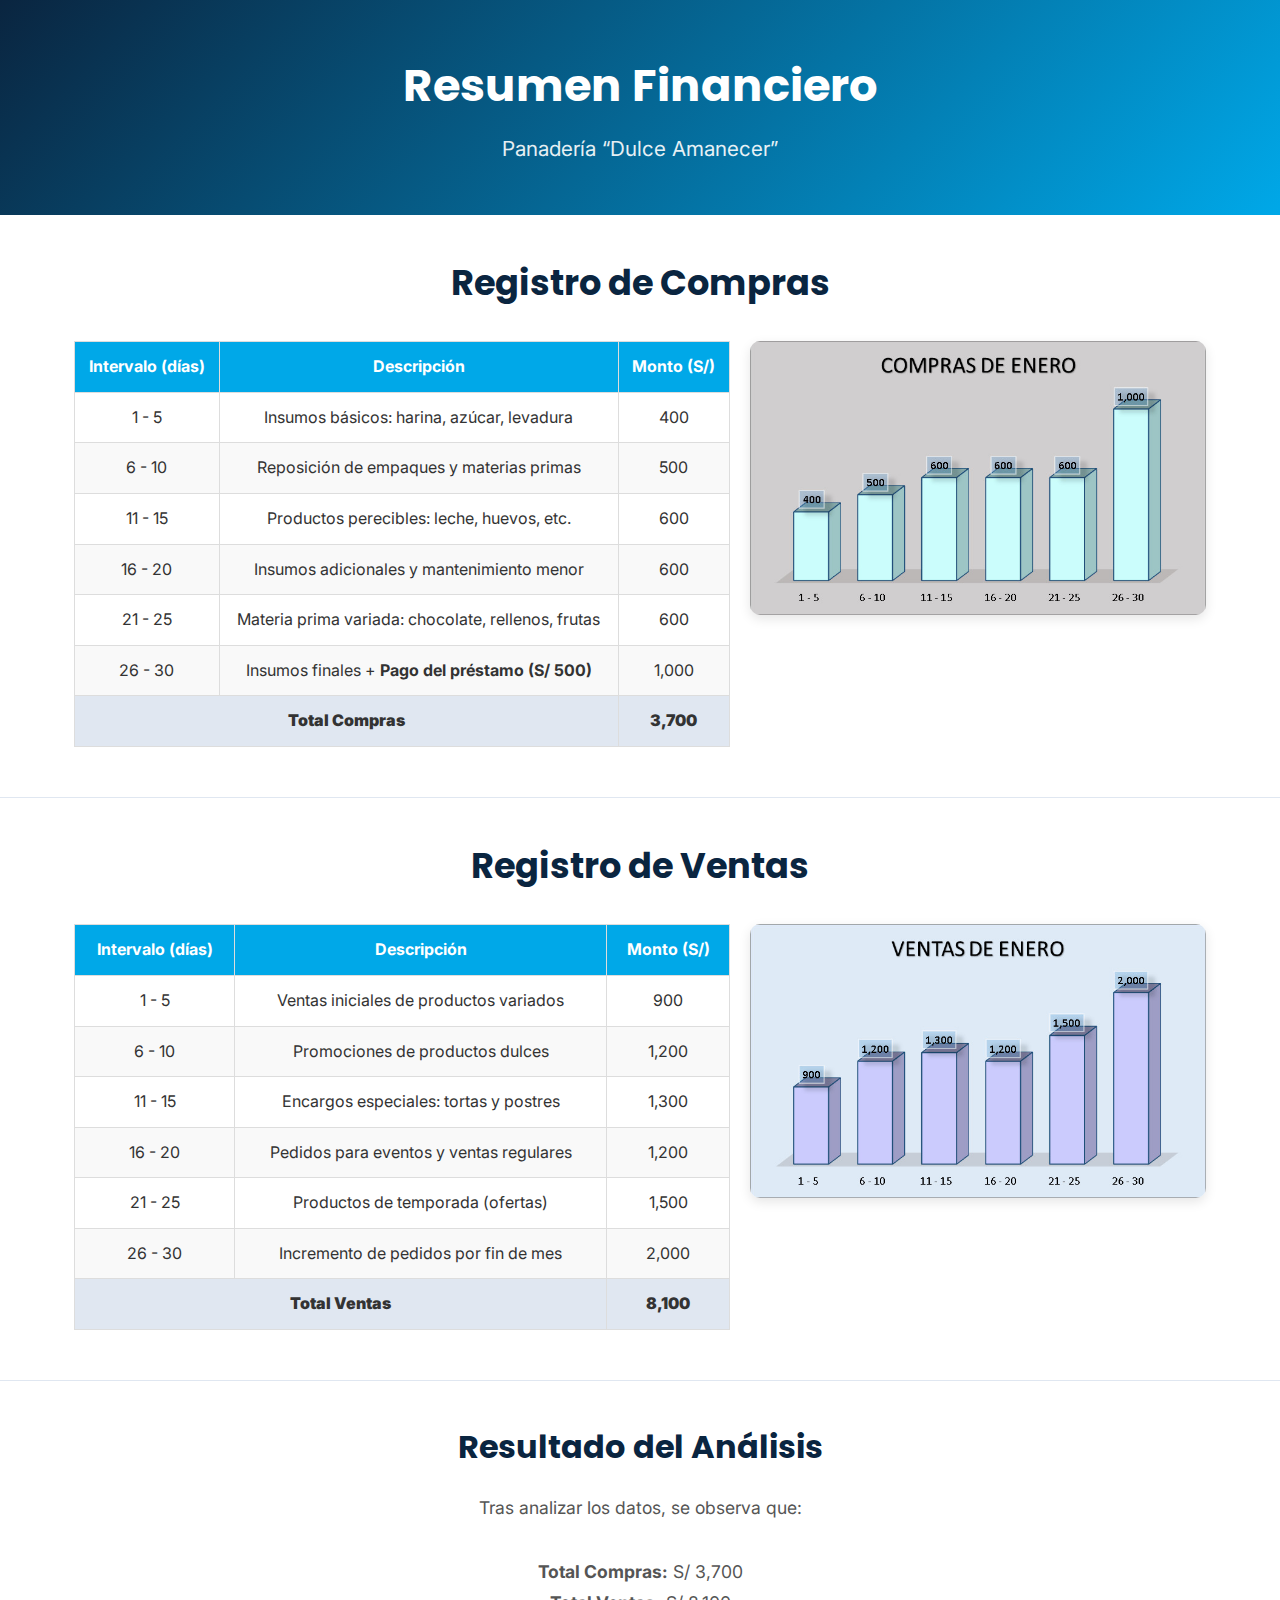
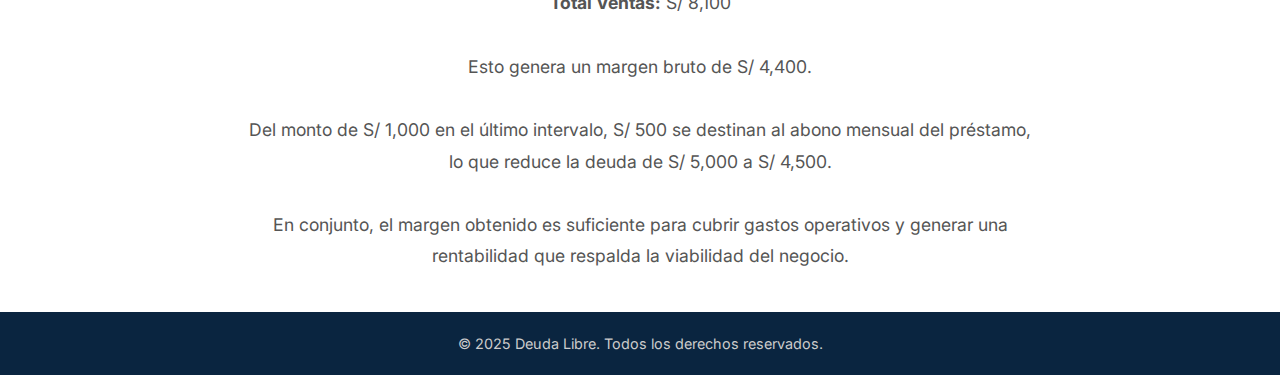
<file: simulation.html>
<!DOCTYPE html>
<html lang="es">
<head>
  <meta charset="UTF-8">
  <meta name="viewport" content="width=device-width, initial-scale=1">
  <title>Resumen Financiero - Panadería “Dulce Amanecer”</title>
  <!-- Google Fonts: Inter y Poppins -->
  <link href="https://fonts.googleapis.com/css2?family=Inter:wght@400;600;700&family=Poppins:wght@700&display=swap" rel="stylesheet">
  <!-- Font Awesome -->
  <link rel="stylesheet" href="https://cdnjs.cloudflare.com/ajax/libs/font-awesome/6.4.0/css/all.min.css">
  <!-- CSS para la simulación -->
  <link rel="stylesheet" href="simulation.css">
</head>
<body>
  <!-- Encabezado -->
  <header class="sim-header">
    <div class="container">
      <h1>Resumen Financiero</h1>
      <p>Panadería “Dulce Amanecer”</p>
    </div>
  </header>

  <!-- Contenido principal -->
  <main>
    <!-- Sección de Compras -->
    <section class="sim-section">
      <div class="container">
        <h2>Registro de Compras</h2>
        <div class="content-wrapper">
          <div class="table-wrapper">
            <table>
              <thead>
                <tr>
                  <th>Intervalo (días)</th>
                  <th>Descripción</th>
                  <th>Monto (S/)</th>
                </tr>
              </thead>
              <tbody>
                <tr>
                  <td>1 - 5</td>
                  <td>Insumos básicos: harina, azúcar, levadura</td>
                  <td>400</td>
                </tr>
                <tr>
                  <td>6 - 10</td>
                  <td>Reposición de empaques y materias primas</td>
                  <td>500</td>
                </tr>
                <tr>
                  <td>11 - 15</td>
                  <td>Productos perecibles: leche, huevos, etc.</td>
                  <td>600</td>
                </tr>
                <tr>
                  <td>16 - 20</td>
                  <td>Insumos adicionales y mantenimiento menor</td>
                  <td>600</td>
                </tr>
                <tr>
                  <td>21 - 25</td>
                  <td>Materia prima variada: chocolate, rellenos, frutas</td>
                  <td>600</td>
                </tr>
                <tr>
                  <td>26 - 30</td>
                  <td>Insumos finales + <strong>Pago del préstamo (S/ 500)</strong></td>
                  <td>1,000</td>
                </tr>
                <tr class="total">
                  <td colspan="2"><strong>Total Compras</strong></td>
                  <td><strong>3,700</strong></td>
                </tr>
              </tbody>
            </table>
          </div>
          <div class="image-wrapper">
            <img src="compras.jpg" alt="Registro de Compras">
          </div>
        </div>
      </div>
    </section>

    <!-- Sección de Ventas -->
    <section class="sim-section">
      <div class="container">
        <h2>Registro de Ventas</h2>
        <div class="content-wrapper">
          <div class="table-wrapper">
            <table>
              <thead>
                <tr>
                  <th>Intervalo (días)</th>
                  <th>Descripción</th>
                  <th>Monto (S/)</th>
                </tr>
              </thead>
              <tbody>
                <tr>
                  <td>1 - 5</td>
                  <td>Ventas iniciales de productos variados</td>
                  <td>900</td>
                </tr>
                <tr>
                  <td>6 - 10</td>
                  <td>Promociones de productos dulces</td>
                  <td>1,200</td>
                </tr>
                <tr>
                  <td>11 - 15</td>
                  <td>Encargos especiales: tortas y postres</td>
                  <td>1,300</td>
                </tr>
                <tr>
                  <td>16 - 20</td>
                  <td>Pedidos para eventos y ventas regulares</td>
                  <td>1,200</td>
                </tr>
                <tr>
                  <td>21 - 25</td>
                  <td>Productos de temporada (ofertas)</td>
                  <td>1,500</td>
                </tr>
                <tr>
                  <td>26 - 30</td>
                  <td>Incremento de pedidos por fin de mes</td>
                  <td>2,000</td>
                </tr>
                <tr class="total">
                  <td colspan="2"><strong>Total Ventas</strong></td>
                  <td><strong>8,100</strong></td>
                </tr>
              </tbody>
            </table>
          </div>
          <div class="image-wrapper">
            <img src="ventas.jpg" alt="Registro de Ventas">
          </div>
        </div>
      </div>
    </section>

    <!-- Resultado del Análisis -->
    <section class="sim-result">
      <div class="container">
        <h2>Resultado del Análisis</h2>
        <p>
          Tras analizar los datos, se observa que:
          <br><br>
          <strong>Total Compras:</strong> S/ 3,700<br>
          <strong>Total Ventas:</strong> S/ 8,100<br><br>
          Esto genera un margen bruto de S/ 4,400.
          <br><br>
          Del monto de S/ 1,000 en el último intervalo, S/ 500 se destinan al abono mensual del préstamo, lo que reduce la deuda de S/ 5,000 a S/ 4,500.
          <br><br>
          En conjunto, el margen obtenido es suficiente para cubrir gastos operativos y generar una rentabilidad que respalda la viabilidad del negocio.
        </p>
      </div>
    </section>
  </main>

  <!-- Pie de página -->
  <footer>
    <div class="container">
      <p>&copy; 2025 Deuda Libre. Todos los derechos reservados.</p>
    </div>
  </footer>

  <!-- JavaScript para interacciones futuras -->
  <script src="simulation.js"></script>
</body>
</html>
</file>
<file: style.css>
/* Reset y estilos globales */
* {
  margin: 0;
  padding: 0;
  box-sizing: border-box;
}

html {
  scroll-behavior: smooth;
}

body {
  font-family: 'Inter', sans-serif;
  background-color: #f7f9fc;
  color: #333;
  line-height: 1.6;
}

/* Contenedor central */
.container {
  width: 90%;
  max-width: 1200px;
  margin: 0 auto;
}

/* Header */
header {
  background: linear-gradient(90deg, #0A2540, #00A8E8);
  position: fixed;
  width: 100%;
  top: 0;
  z-index: 1000;
  box-shadow: 0 2px 6px rgba(0,0,0,0.1);
  transition: background 0.3s ease;
  padding: 10px 0;
}

.header-container {
  display: flex;
  justify-content: space-between;
  align-items: center;
  padding: 0 15px;
}

.logo span {
  font-size: 2.5em;
  font-family: 'Poppins', sans-serif;
  color: #fff;
}

nav ul {
  display: flex;
  list-style: none;
}

nav ul li {
  margin-left: 25px;
}

nav ul li a {
  text-decoration: none;
  color: #fff;
  font-weight: 600;
  transition: color 0.3s ease;
  font-size: 1rem;
}

nav ul li a:hover,
nav ul li a.active {
  color: #e0e0e0;
}

.menu-toggle {
  display: none;
  background: none;
  border: none;
  font-size: 1.5em;
  color: #fff;
}

/* Hero Section */
.hero {
  position: relative;
  height: 90vh;
  background: url('https://images.unsplash.com/photo-1554224154-22dec7ec8818?ixlib=rb-1.2.1&auto=format&fit=crop&w=1950&q=80') center/cover no-repeat;
  display: flex;
  align-items: center;
  justify-content: center;
}

.hero-overlay {
  position: absolute;
  top: 0;
  left: 0;
  height: 100%;
  width: 100%;
  /* Overlay oscuro para resaltar la imagen y evitar redundancia con el header */
  background: linear-gradient(135deg, rgba(0,0,0,0.6), rgba(0,0,0,0.6));
  z-index: 1;
}

.hero-content {
  position: relative;
  z-index: 2;
  text-align: center;
  color: #fff;
  padding: 30px;
}

.hero-text h1 {
  font-size: 3.5em;
  margin-bottom: 20px;
  font-weight: 700;
  text-shadow: 2px 2px 6px rgba(0,0,0,0.3);
}

.hero-text p {
  font-size: 1.5em;
  margin-bottom: 30px;
  font-weight: 500;
  text-shadow: 1px 1px 3px rgba(0,0,0,0.3);
}

/* Aplicar fuente Poppins a elementos hero-special */
.hero-special {
  font-family: 'Poppins', sans-serif;
}

/* CTA Button */
.cta-button {
  display: inline-block;
  background: #00A8E8;
  color: #fff;
  padding: 12px 30px;
  border-radius: 30px;
  text-decoration: none;
  font-weight: 600;
  box-shadow: 0 4px 8px rgba(0,0,0,0.1);
  transition: background 0.3s ease, transform 0.3s ease;
  font-size: 1.1rem;
}

.cta-button:hover {
  background: #0086c9;
  transform: translateY(-3px);
}

/* Sección de Funciones (Carrusel Horizontal Continuo) */
.features {
  padding: 20px 0;
  background: linear-gradient(135deg, #f0f4f8, #ffffff);
  position: relative;
}

.features h2 {
  text-align: center;
  margin-bottom: 10px;
  font-size: 3em;
  color: #0A2540;
  font-weight: 700;
}

/* Panel del carrusel */
.features-scroll {
  position: relative;
  overflow: hidden;
  padding: 0;
  height: 280px;
  -ms-overflow-style: none;
  scrollbar-width: none;
}
.features-scroll::-webkit-scrollbar {
  display: none;
}

/* Grilla de Funciones */
.features-grid {
  display: flex;
  flex-wrap: nowrap;
  gap: 20px;
}

/* Tarjeta de Función */
.feature-item {
  background: #ffffff;
  padding: 40px;
  border-radius: 10px;
  text-align: center;
  flex: 0 0 auto;
  width: 300px;
  height: 260px;
  box-shadow: 0 2px 6px rgba(0,0,0,0.1);
  transition: transform 0.3s ease, box-shadow 0.3s ease;
}

.feature-item:hover {
  transform: translateY(-5px);
  box-shadow: 0 4px 12px rgba(0,0,0,0.15);
}

.feature-icon {
  font-size: 5em;
  color: #00A8E8;
  margin-bottom: 10px;
}

.feature-item h3 {
  font-size: 1.4em;
  margin-bottom: 0;
  color: #0A2540;
  font-weight: 600;
}

/* Sección de Planes */
.plans {
  padding: 20px 0 40px 0;
  background: linear-gradient(135deg, #e0e7f1, #ffffff);
}

.plans h2 {
  text-align: center;
  font-size: 3em;
  color: #0A2540;
  margin-bottom: 40px;
  font-weight: 700;
  text-shadow: 1px 1px 3px rgba(0,0,0,0.1);
}

.plans-cards {
  display: flex;
  gap: 30px;
  flex-wrap: wrap;
  justify-content: center;
}

.plan-card {
  background: #fff;
  border-radius: 10px;
  box-shadow: 0 2px 6px rgba(0,0,0,0.1);
  padding: 30px;
  flex: 1 1 300px;
  max-width: 400px;
  display: flex;
  flex-direction: column;
  justify-content: space-between;
}

.plan-card h3 {
  font-size: 1.8em;
  margin-bottom: 20px;
  color: #0A2540;
  font-weight: 700;
}

/* Títulos especiales para los planes */
.plan-card h3.special {
  font-family: 'Poppins', sans-serif;
  font-size: 2em;
  text-transform: uppercase;
}

.plan-card p {
  font-size: 1.1em;
  margin-bottom: 20px;
  color: #555;
}

.plan-features {
  list-style: none;
  margin-bottom: 20px;
  padding-left: 0;
}

.plan-features li {
  font-size: 1em;
  color: #555;
  margin-bottom: 10px;
  display: flex;
  align-items: center;
}

.plan-features li i {
  color: #00A8E8;
  margin-right: 10px;
}

.plan-price {
  font-size: 1.5em;
  color: #0A2540;
  font-weight: 600;
  margin-bottom: 20px;
}

.plan-price small {
  font-size: 0.8em;
  color: #777;
}

.plan-offer {
  font-size: 1em;
  color: #777;
  margin-bottom: 20px;
}

.plan-btn {
  display: inline-block;
  text-align: center;
  padding: 12px 30px;
  border-radius: 30px;
  text-decoration: none;
  font-weight: 600;
  transition: background 0.3s ease, transform 0.3s ease;
}

.plan-btn:hover {
  transform: translateY(-3px);
}

.free-plan .plan-btn {
  background: #00A8E8;
  color: #fff;
}

.premium-plan {
  border: 2px solid #00A8E8;
}

.premium-plan .plan-btn {
  background: #0A2540;
  color: #fff;
}

/* Footer */
footer {
  background: #0A2540;
  color: #ccc;
  padding: 30px 0;
  text-align: center;
}

.footer-container {
  display: flex;
  flex-direction: column;
  align-items: center;
  gap: 10px;
}

.footer-links a {
  color: #ccc;
  text-decoration: none;
  margin: 0 8px;
  font-weight: 500;
  transition: color 0.3s;
  font-size: 0.95rem;
}

.footer-links a:hover {
  color: #fff;
}

footer p {
  margin-top: 10px;
  font-size: 0.85em;
}

/* Efecto Fade-in */
.fade-in {
  opacity: 0;
  transform: translateY(20px);
  transition: opacity 0.8s ease-out, transform 0.8s ease-out;
}

.fade-in.appear {
  opacity: 1;
  transform: translateY(0);
}

/* Responsive Styles */
@media (max-width: 992px) {
  .header-container {
    flex-wrap: wrap;
  }
  
  nav ul {
    flex-direction: column;
    background: #ffffff;
    width: 100%;
    position: absolute;
    top: 60px;
    left: 0;
    display: none;
  }
  
  nav ul.active {
    display: flex;
  }
  
  nav ul li {
    margin: 15px 0;
  }
  
  .menu-toggle {
    display: block;
  }
}

@media (max-width: 600px) {
  .hero-text h1 {
    font-size: 2.5em;
  }
  
  .cta-button {
    padding: 10px 25px;
    font-size: 1rem;
  }
  
  .features h2 {
    font-size: 2em;
  }
  
  .feature-item {
    width: 200px;
    height: 220px;
  }
  
  .plans h2 {
    font-size: 2.5em;
  }
  
  .plan-card {
    max-width: 100%;
  }
}
</file>
<file: comentarios.css>
/* Reset de estilos */
* {
  margin: 0;
  padding: 0;
  box-sizing: border-box;
}

body {
  font-family: 'Inter', sans-serif;
  background-color: #f7f9fc;
  color: #333;
  line-height: 1.6;
}

.container {
  width: 90%;
  max-width: 1200px;
  margin: 0 auto;
}

/* Header */
.comentarios-header {
  background: linear-gradient(90deg, #0A2540, #00A8E8);
  color: #fff;
  padding: 40px 0;
  text-align: center;
}

.comentarios-header h1 {
  font-family: 'Poppins', sans-serif;
  font-size: 2.5em;
  margin-bottom: 10px;
}

.comentarios-header p {
  font-size: 1.2em;
}

/* Listado de Comentarios */
.comentarios-listado {
  padding: 40px 0;
}

/* Se aumenta el ancho mínimo de cada recuadro para dar más espacio al correo */
.comentarios-grid {
  display: grid;
  grid-template-columns: repeat(auto-fit, minmax(350px, 1fr));
  gap: 20px;
}

.comentario-card {
  background: #fff;
  border-radius: 10px;
  padding: 20px;
  box-shadow: 0 2px 8px rgba(0,0,0,0.1);
  display: flex;
  flex-direction: column;
  gap: 10px;
  overflow: hidden;
}

.comentario-icon {
  font-size: 2.5em;
  color: #00A8E8;
  align-self: center;
}

.comentario-content {
  overflow-wrap: break-word;
  word-break: break-word;
}

/* Se ajusta el correo para que siempre se muestre en una sola línea */
.comentario-email {
  font-weight: 600;
  margin-bottom: 5px;
  color: #0A2540;
  white-space: nowrap;
  overflow: hidden;
  text-overflow: ellipsis;
}

.comentario-business {
  font-size: 0.95em;
  color: #555;
  margin-bottom: 10px;
}

/* Estilos para el bloque del comentario */
.comentario-content blockquote {
  font-style: italic;
  color: #333;
  border-left: 3px solid #00A8E8;
  padding-left: 10px;
  margin: 0;
  overflow-wrap: break-word;
  word-break: break-word;
  white-space: normal;
}

/* Formulario de Comentario */
.enviar-comentario {
  background: #ffffff;
  padding: 40px 20px;
}

.enviar-comentario h2 {
  text-align: center;
  margin-bottom: 20px;
  color: #0A2540;
  font-family: 'Poppins', sans-serif;
  font-size: 2em;
}

.comentario-form {
  max-width: 600px;
  margin: 0 auto;
}

.comentario-form .form-group {
  margin-bottom: 20px;
}

.comentario-form label {
  display: block;
  margin-bottom: 5px;
  font-weight: 600;
  color: #0A2540;
}

.comentario-form input,
.comentario-form textarea {
  width: 100%;
  padding: 10px;
  border: 1px solid #ccc;
  border-radius: 5px;
  font-size: 1em;
}

.comentario-form input:focus,
.comentario-form textarea:focus {
  outline: none;
  border-color: #00A8E8;
  box-shadow: 0 0 5px rgba(0,168,232,0.5);
}

.btn-submit {
  display: inline-block;
  width: 100%;
  padding: 12px;
  background: #00A8E8;
  color: #fff;
  border: none;
  border-radius: 30px;
  font-size: 1.2em;
  font-weight: 600;
  cursor: pointer;
  transition: background 0.3s ease;
}

.btn-submit:hover {
  background: #0086c9;
}

/* Footer */
footer {
  background: #0A2540;
  color: #ccc;
  text-align: center;
  padding: 20px 0;
  margin-top: 40px;
}
</file>
<file: dashboard.css>
/* Reset y estilos básicos */
* {
  margin: 0;
  padding: 0;
  box-sizing: border-box;
}

body {
  font-family: 'Inter', sans-serif;
  background: #f7f9fc;
  color: #333;
  line-height: 1.6;
}

/* Contenedor central */
.container {
  width: 90%;
  max-width: 1200px;
  margin: 0 auto;
}

/* Encabezado */
.dashboard-header {
  background: linear-gradient(135deg, #0A2540, #00A8E8);
  color: #fff;
  padding: 60px 0;
  text-align: center;
  box-shadow: 0 4px 12px rgba(0,0,0,0.2);
}

.dashboard-header h1 {
  font-family: 'Poppins', sans-serif;
  font-size: 2.8em;
  margin-bottom: 10px;
}

.dashboard-header p {
  font-size: 1.3em;
  opacity: 0.9;
}

/* Sección para subir archivos */
.upload-section {
  padding: 60px 0;
  background: #fff;
  border-bottom: 1px solid #e0e7f1;
}

.upload-section h2 {
  text-align: center;
  margin-bottom: 10px;
  color: #0A2540;
  font-family: 'Poppins', sans-serif;
  font-size: 2.2em;
}

.upload-section p {
  text-align: center;
  margin-bottom: 30px;
  font-size: 1em;
  color: #555;
}

#excel-form {
  max-width: 600px;
  margin: 0 auto;
  background: #f1f1f1;
  padding: 30px;
  border-radius: 10px;
  box-shadow: 0 4px 12px rgba(0,0,0,0.1);
  transition: transform 0.3s ease;
}

#excel-form:hover {
  transform: scale(1.02);
}

.form-group {
  margin-bottom: 20px;
}

.form-group label {
  display: block;
  margin-bottom: 8px;
  font-weight: 600;
  color: #0A2540;
  font-size: 1.1em;
}

.form-group input[type="file"] {
  width: 100%;
  padding: 10px;
  border: 1px solid #ccc;
  border-radius: 5px;
  transition: border-color 0.3s ease;
}

.form-group input[type="file"]:focus {
  outline: none;
  border-color: #00A8E8;
  box-shadow: 0 0 5px rgba(0,168,232,0.5);
}

.btn-analyze {
  display: inline-block;
  width: 100%;
  padding: 15px;
  background: #00A8E8;
  color: #fff;
  border: none;
  border-radius: 30px;
  font-size: 1.2em;
  font-weight: 600;
  cursor: pointer;
  transition: background 0.3s ease, transform 0.2s ease;
}

.btn-analyze:hover {
  background: #0086c9;
  transform: translateY(-3px);
}

/* Sección de conexión bancaria (próximamente) */
.coming-soon {
  padding: 60px 0;
  background: #e0e7f1;
  text-align: center;
}

.coming-soon h2 {
  font-family: 'Poppins', sans-serif;
  color: #0A2540;
  margin-bottom: 15px;
  font-size: 2em;
}

.coming-soon p {
  font-size: 1.1em;
  margin-bottom: 25px;
  color: #555;
}

.btn-disabled {
  padding: 15px 30px;
  background: #ccc;
  color: #666;
  border: none;
  border-radius: 30px;
  font-size: 1.1em;
  cursor: not-allowed;
}

/* Pie de página */
footer {
  background: #0A2540;
  color: #ccc;
  text-align: center;
  padding: 20px 0;
  margin-top: 40px;
  font-size: 0.9em;
}
</file>
<file: registro.css>
/* Reset de estilos */
* {
  margin: 0;
  padding: 0;
  box-sizing: border-box;
}

body {
  font-family: 'Inter', sans-serif;
  background: #f7f9fc;
  color: #333;
}

.container {
  width: 90%;
  max-width: 1200px;
  margin: 0 auto;
}

/* Header */
.registro-header {
  background: linear-gradient(90deg, #0A2540, #00A8E8);
  color: #fff;
  padding: 40px 0;
  text-align: center;
}

.registro-header h1 {
  font-family: 'Poppins', sans-serif;
  font-size: 2.5em;
  margin-bottom: 10px;
}

.registro-header p {
  font-size: 1.2em;
}

/* Contenedor del formulario */
.form-container {
  margin: 40px auto;
  padding: 20px;
  max-width: 500px;
  background: #fff;
  border-radius: 10px;
  box-shadow: 0 2px 8px rgba(0,0,0,0.1);
}

.subscription-form .form-group {
  margin-bottom: 20px;
}

.subscription-form label {
  display: block;
  margin-bottom: 5px;
  font-weight: 600;
  color: #0A2540;
}

.subscription-form input,
.subscription-form select {
  width: 100%;
  padding: 10px;
  border: 1px solid #ccc;
  border-radius: 5px;
  font-size: 1em;
}

.subscription-form input:focus,
.subscription-form select:focus {
  outline: none;
  border-color: #00A8E8;
  box-shadow: 0 0 5px rgba(0,168,232,0.5);
}

.btn-submit {
  display: inline-block;
  width: 100%;
  padding: 12px;
  background: #00A8E8;
  color: #fff;
  border: none;
  border-radius: 30px;
  font-size: 1.2em;
  font-weight: 600;
  cursor: pointer;
  transition: background 0.3s ease;
}

.btn-submit:hover {
  background: #0086c9;
}

/* Footer */
footer {
  background: #0A2540;
  color: #ccc;
  text-align: center;
  padding: 20px 0;
  margin-top: 40px;
}
</file>
<file: simulation.css>
/* Reset y estilos básicos */
* {
  margin: 0;
  padding: 0;
  box-sizing: border-box;
}
body {
  font-family: 'Inter', sans-serif;
  background: #f7f9fc;
  color: #333;
  line-height: 1.6;
}
.container {
  width: 90%;
  max-width: 1200px;
  margin: 0 auto;
}

/* Encabezado */
.sim-header {
  background: linear-gradient(135deg, #0A2540, #00A8E8);
  color: #fff;
  padding: 50px 0;
  text-align: center;
}
.sim-header h1 {
  font-family: 'Poppins', sans-serif;
  font-size: 2.8em;
  margin-bottom: 10px;
}
.sim-header p {
  font-size: 1.3em;
  opacity: 0.9;
}

/* Sección de simulación (tablas e imágenes) */
.sim-section {
  padding: 40px 0;
  background: #fff;
  border-bottom: 1px solid #e0e7f1;
}
.sim-section h2 {
  text-align: center;
  font-family: 'Poppins', sans-serif;
  font-size: 2.2em;
  color: #0A2540;
  margin-bottom: 20px;
}
.content-wrapper {
  display: flex;
  flex-wrap: wrap;
  justify-content: space-around;
  align-items: flex-start;
}
.table-wrapper {
  flex: 1 1 500px;
  margin: 10px;
  overflow-x: auto;
}
table {
  width: 100%;
  border-collapse: collapse;
}
table thead tr {
  background: #00A8E8;
  color: #fff;
}
table th, table td {
  padding: 12px;
  text-align: center;
  border: 1px solid #ddd;
}
table tbody tr:nth-child(even) {
  background: #f9f9f9;
}
table tbody tr.total {
  font-weight: 700;
  background: #e0e7f1;
}
.image-wrapper {
  flex: 1 1 300px;
  margin: 10px;
  text-align: center;
}
.image-wrapper img {
  max-width: 100%;
  height: auto;
  border-radius: 10px;
  box-shadow: 0 4px 12px rgba(0,0,0,0.1);
}

/* Resultado del análisis */
.sim-result {
  padding: 40px 0;
  background: #fff;
  text-align: center;
}
.sim-result h2 {
  font-family: 'Poppins', sans-serif;
  font-size: 2em;
  color: #0A2540;
  margin-bottom: 20px;
}
.sim-result p {
  font-size: 1.1em;
  color: #555;
  max-width: 800px;
  margin: 0 auto;
  line-height: 1.8;
}

/* Pie de página */
footer {
  background: #0A2540;
  color: #ccc;
  text-align: center;
  padding: 20px 0;
  font-size: 0.9em;
}
</file>
